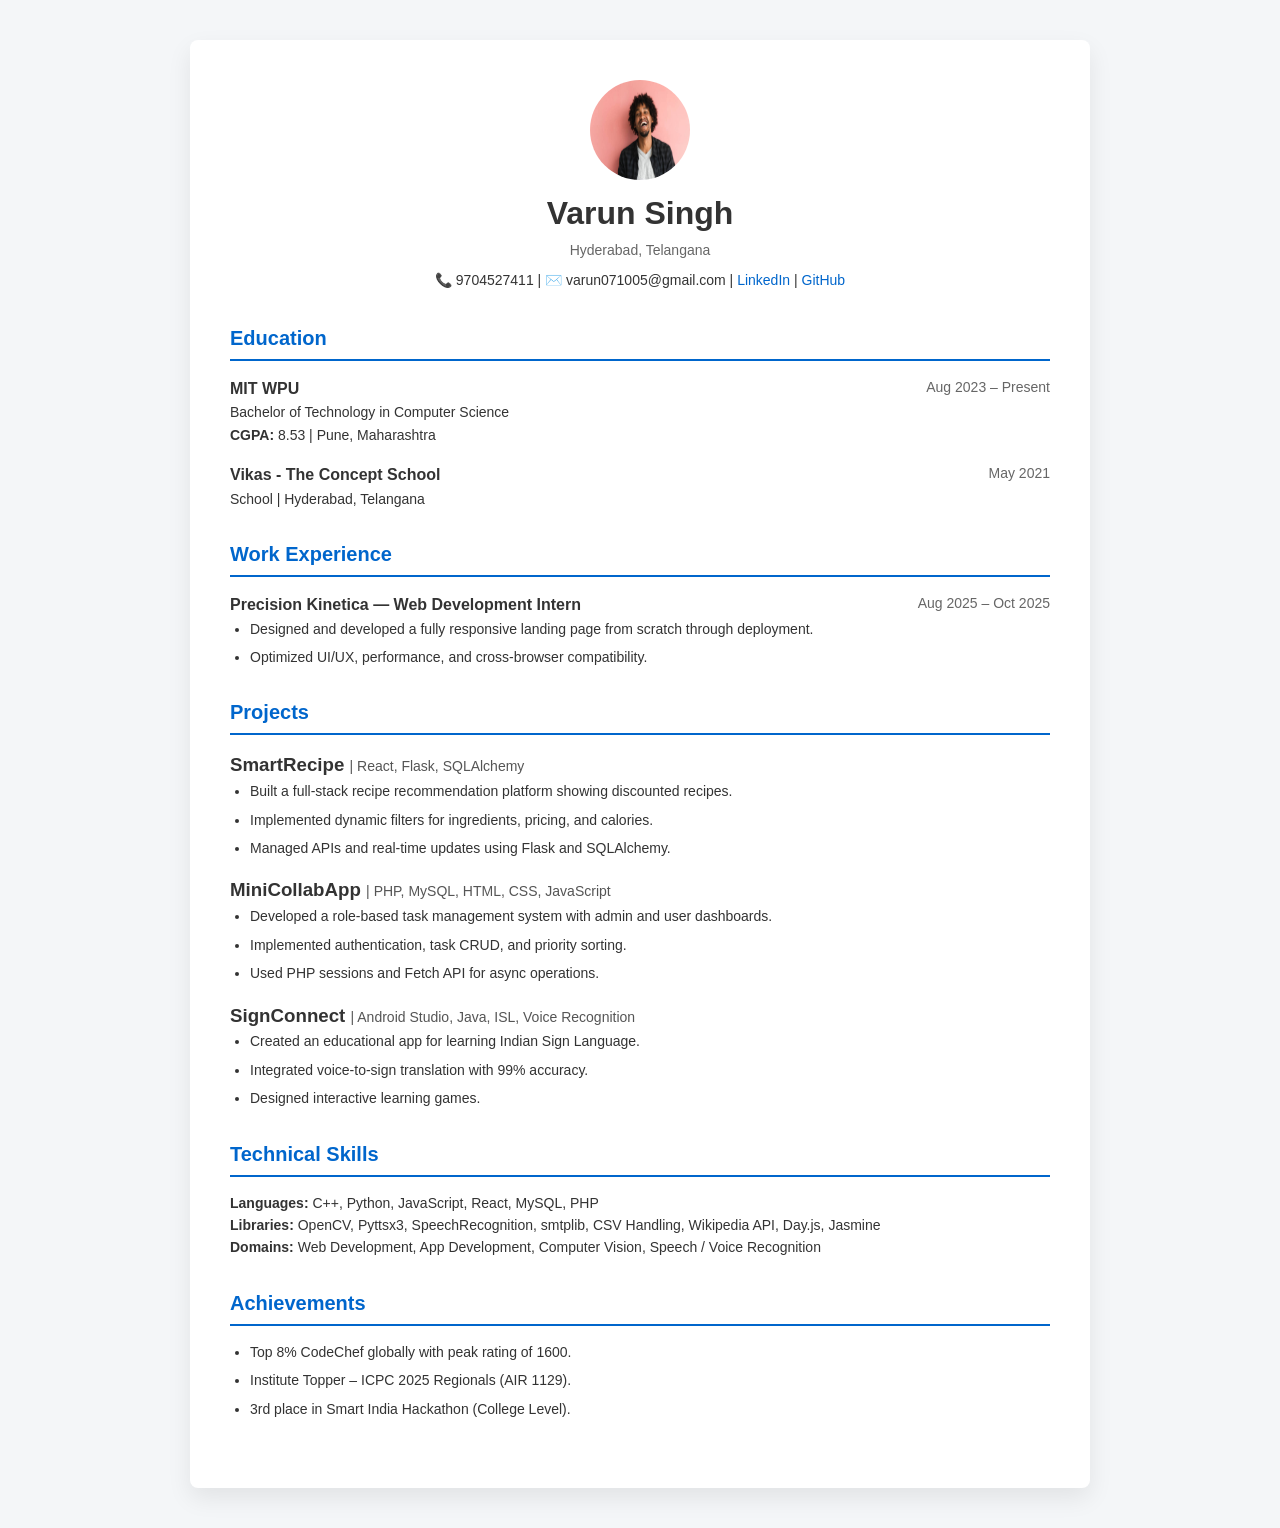
<file: index.html>
<!DOCTYPE html>
<html lang="en">
<head>
    <meta charset="UTF-8">
    <meta name="viewport" content="width=device-width, initial-scale=1.0">
    <title>Varun Singh - Resume</title>

    <style>
        * {
            margin: 0;
            padding: 0;
            box-sizing: border-box;
            font-family: "Segoe UI", Arial, sans-serif;
        }

        body {
            background: #f4f6f8;
            color: #333;
            line-height: 1.6;
        }

        .resume {
            max-width: 900px;
            background: #ffffff;
            margin: 40px auto;
            padding: 40px;
            border-radius: 8px;
            box-shadow: 0 10px 25px rgba(0, 0, 0, 0.08);
        }

        header {
            text-align: center;
            margin-bottom: 30px;
        }

        header h1 {
            font-size: 32px;
            font-weight: 700;
        }

        .location {
            font-size: 14px;
            color: #666;
        }

        .contact {
            font-size: 14px;
            margin-top: 8px;
        }

        .contact a {
            color: #0066cc;
            text-decoration: none;
        }

        .contact a:hover {
            text-decoration: underline;
        }

        section {
            margin-bottom: 28px;
        }

        section h2 {
            font-size: 20px;
            border-bottom: 2px solid #0066cc;
            padding-bottom: 5px;
            margin-bottom: 15px;
            color: #0066cc;
        }

        .item {
            margin-bottom: 16px;
        }

        .item-header {
            display: flex;
            justify-content: space-between;
            flex-wrap: wrap;
        }

        .item-header h3 {
            font-size: 16px;
            font-weight: 600;
        }

        .item-header span {
            font-size: 14px;
            color: #666;
        }

        .item h3 span {
            font-weight: 400;
            color: #555;
            font-size: 14px;
        }

        ul {
            margin-left: 20px;
        }

        ul li {
            margin-bottom: 6px;
            font-size: 14px;
        }

        p {
            font-size: 14px;
        }

        @media (max-width: 600px) {
            .resume {
                padding: 25px;
            }

            header h1 {
                font-size: 26px;
            }

            .item-header {
                flex-direction: column;
            }
        }

        .profile-image {
            height: 100px;
            width: 100px;
            border-radius: 100px;

        }
    </style>
</head>

<body>

<div class="resume">

    <header>
        <img src = "gettyimages-1007179332-612x612.jpg" class = "profile-image">
        <h1>Varun Singh</h1>
        <p class="location">Hyderabad, Telangana</p>
        <p class="contact">
            📞 9704527411 |
            ✉️ varun071005@gmail.com |
            <a href="https://linkedin.com/in/varun-singh" target="_blank">LinkedIn</a> |
            <a href="https://github.com/VarunRGB" target="_blank">GitHub</a>
        </p>
    </header>

   

    <section>
        <h2>Education</h2>

        <div class="item">
            <div class="item-header">
                <h3>MIT WPU</h3>
                <span>Aug 2023 – Present</span>
            </div>
            <p>Bachelor of Technology in Computer Science</p>
            <p><strong>CGPA:</strong> 8.53 | Pune, Maharashtra</p>
        </div>

        <div class="item">
            <div class="item-header">
                <h3>Vikas - The Concept School</h3>
                <span>May 2021</span>
            </div>
            <p>School | Hyderabad, Telangana</p>
        </div>
    </section>

    <section>
        <h2>Work Experience</h2>

        <div class="item">
            <div class="item-header">
                <h3>Precision Kinetica — Web Development Intern</h3>
                <span>Aug 2025 – Oct 2025</span>
            </div>
            <ul>
                <li>Designed and developed a fully responsive landing page from scratch through deployment.</li>
                <li>Optimized UI/UX, performance, and cross-browser compatibility.</li>
            </ul>
        </div>
    </section>

    <section>
        <h2>Projects</h2>

        <div class="item">
            <h3>SmartRecipe <span>| React, Flask, SQLAlchemy</span></h3>
            <ul>
                <li>Built a full-stack recipe recommendation platform showing discounted recipes.</li>
                <li>Implemented dynamic filters for ingredients, pricing, and calories.</li>
                <li>Managed APIs and real-time updates using Flask and SQLAlchemy.</li>
            </ul>
        </div>

        <div class="item">
            <h3>MiniCollabApp <span>| PHP, MySQL, HTML, CSS, JavaScript</span></h3>
            <ul>
                <li>Developed a role-based task management system with admin and user dashboards.</li>
                <li>Implemented authentication, task CRUD, and priority sorting.</li>
                <li>Used PHP sessions and Fetch API for async operations.</li>
            </ul>
        </div>

        <div class="item">
            <h3>SignConnect <span>| Android Studio, Java, ISL, Voice Recognition</span></h3>
            <ul>
                <li>Created an educational app for learning Indian Sign Language.</li>
                <li>Integrated voice-to-sign translation with 99% accuracy.</li>
                <li>Designed interactive learning games.</li>
            </ul>
        </div>
    </section>

    <section>
        <h2>Technical Skills</h2>
        <p><strong>Languages:</strong> C++, Python, JavaScript, React, MySQL, PHP</p>
        <p><strong>Libraries:</strong> OpenCV, Pyttsx3, SpeechRecognition, smtplib, CSV Handling, Wikipedia API, Day.js, Jasmine</p>
        <p><strong>Domains:</strong> Web Development, App Development, Computer Vision, Speech / Voice Recognition</p>
    </section>

    <section>
        <h2>Achievements</h2>
        <ul>
            <li>Top 8% CodeChef globally with peak rating of 1600.</li>
            <li>Institute Topper – ICPC 2025 Regionals (AIR 1129).</li>
            <li>3rd place in Smart India Hackathon (College Level).</li>
        </ul>
    </section>



</div>

</body>
</html>
</file>
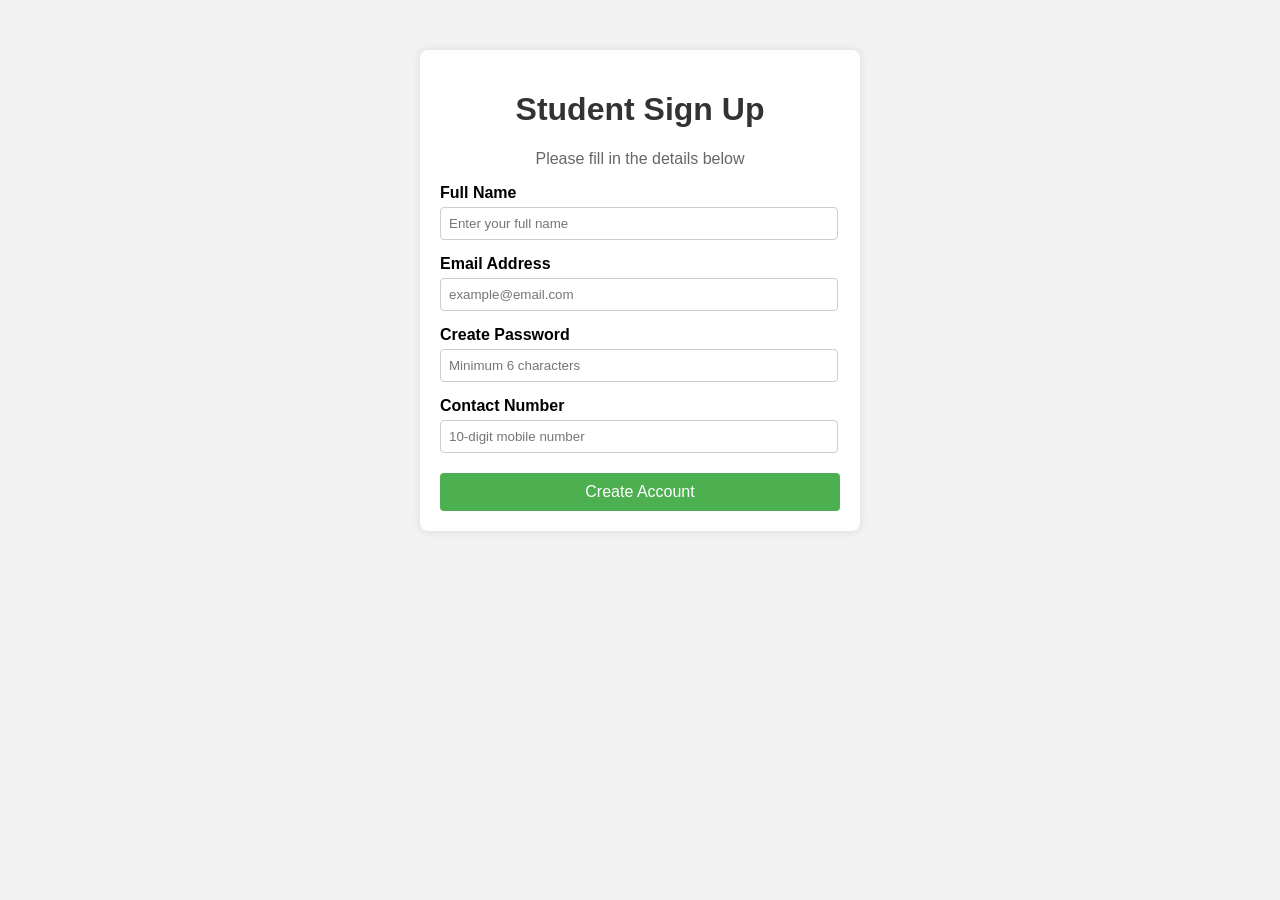
<file: form.html>
<!DOCTYPE html>
<html lang="en">
<head>
    <meta charset="UTF-8">
    <title>Student Sign Up</title>
    <script src="script.js" defer></script>
</head>

<body style="font-family: Arial, sans-serif; background-color: #f2f2f2;">

    <div style="width: 400px; margin: 50px auto; background-color: #ffffff; padding: 20px; border-radius: 8px; box-shadow: 0 0 10px rgba(0,0,0,0.1);">

        <h1 style="text-align: center; color: #333;">Student Sign Up</h1>
        <p style="text-align: center; color: #666;">Please fill in the details below</p>

        <form id="registrationForm" onsubmit="return validateForm()">

            <div style="margin-bottom: 15px;">
                <label for="name" style="font-weight: bold;">Full Name</label><br>
                <input type="text" id="name" name="name" placeholder="Enter your full name" required
                    style="width: 95%; padding: 8px; margin-top: 5px; border: 1px solid #ccc; border-radius: 4px;">
            </div>

            <div style="margin-bottom: 15px;">
                <label for="email" style="font-weight: bold;">Email Address</label><br>
                <input type="email" id="email" name="email" placeholder="example@email.com" required
                    style="width: 95%; padding: 8px; margin-top: 5px; border: 1px solid #ccc; border-radius: 4px;">
            </div>

            <div style="margin-bottom: 15px;">
                <label for="password" style="font-weight: bold;">Create Password</label><br>
                <input type="password" id="password" name="password" placeholder="Minimum 6 characters" required
                    style="width: 95%; padding: 8px; margin-top: 5px; border: 1px solid #ccc; border-radius: 4px;">
            </div>

            <div style="margin-bottom: 20px;">
                <label for="mobile" style="font-weight: bold;">Contact Number</label><br>
                <input type="tel" id="mobile" name="mobile" placeholder="10-digit mobile number" required
                    style="width: 95%; padding: 8px; margin-top: 5px; border: 1px solid #ccc; border-radius: 4px;">
            </div>

            <button type="submit"
                style="width: 100%; padding: 10px; background-color: #4CAF50; color: white; border: none; border-radius: 4px; font-size: 16px; cursor: pointer;">
                Create Account
            </button>

        </form>

    </div>

</body>
</html>
</file>
